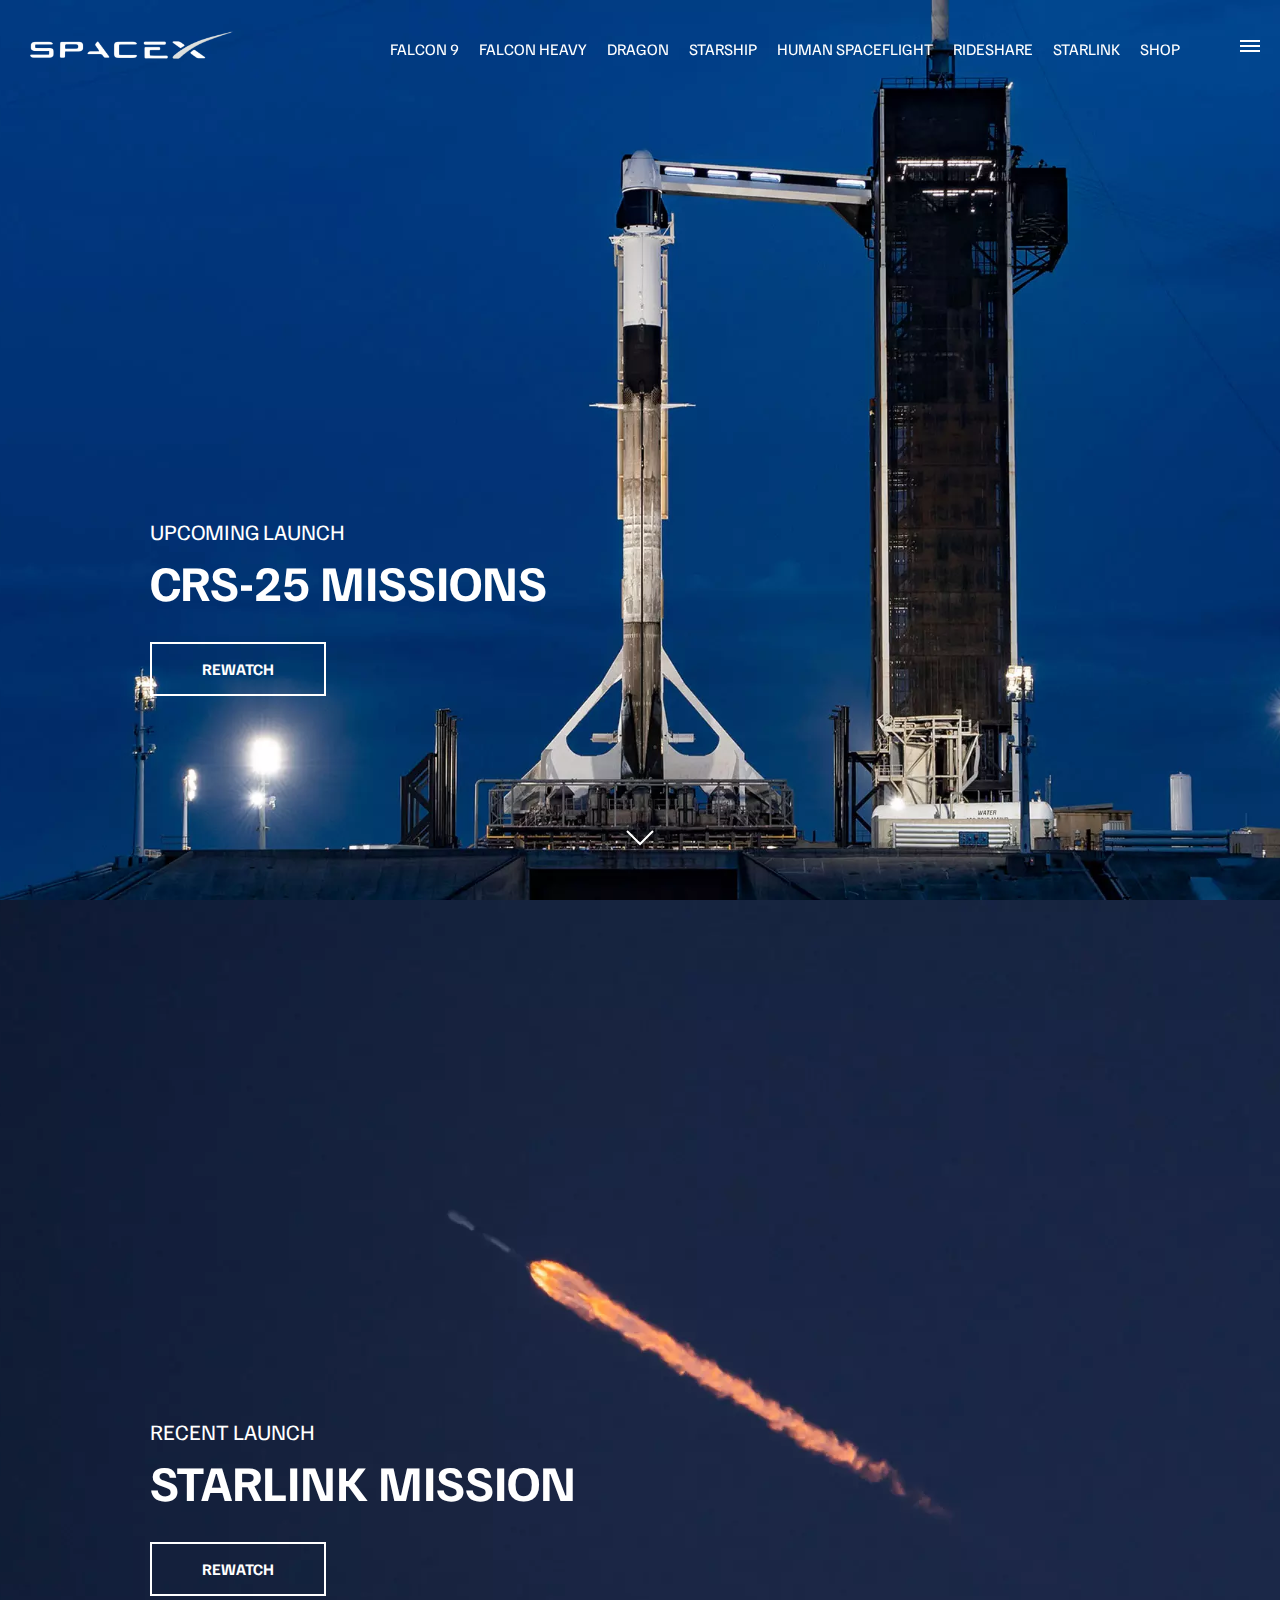
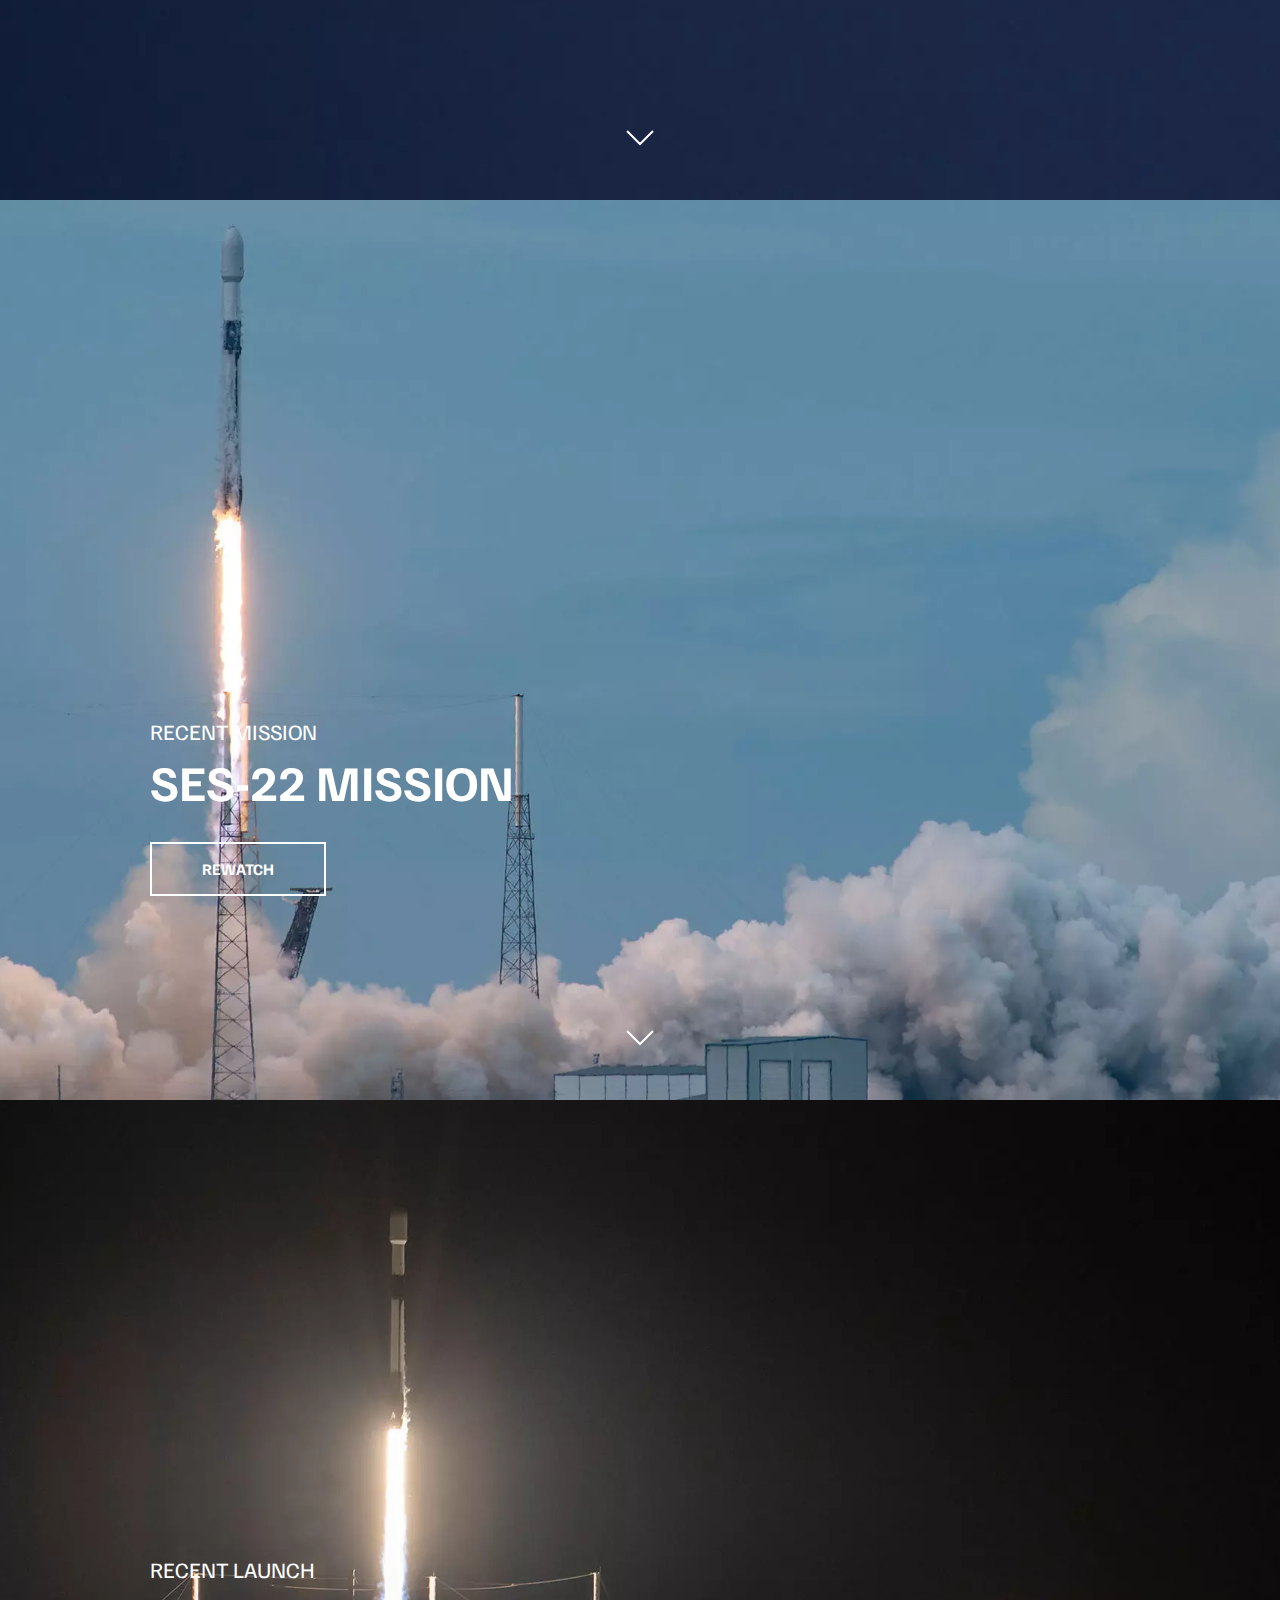
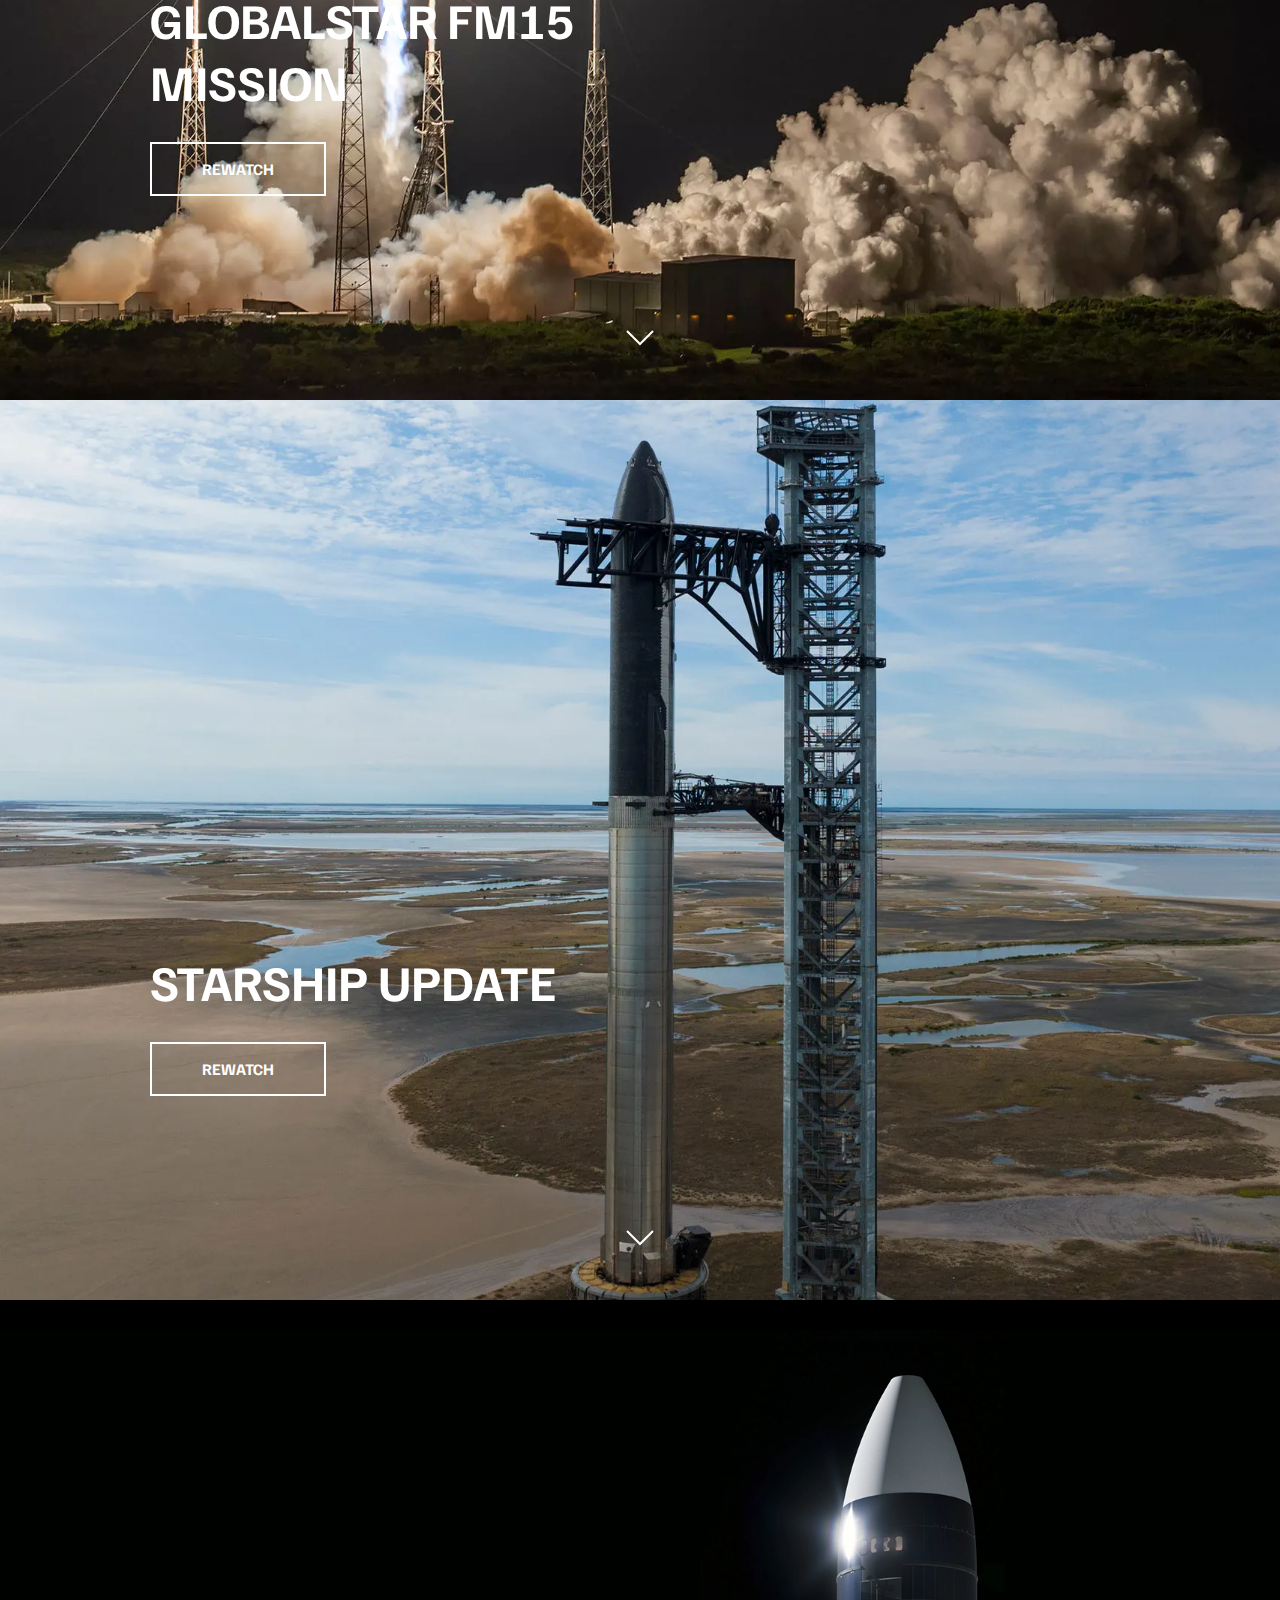
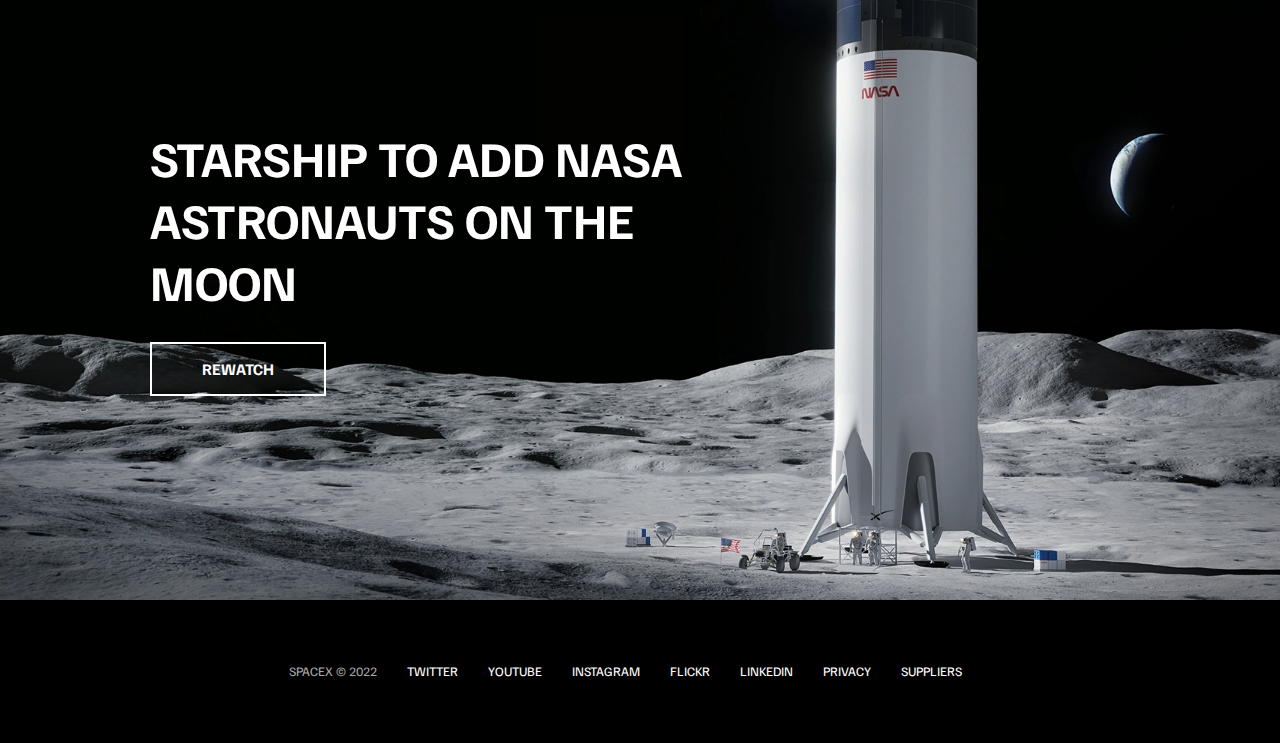
<file: index.html>
<!DOCTYPE html>
<html lang="en">
<head>
    <meta charset="UTF-8">
    <meta http-equiv="X-UA-Compatible" content="IE=edge">
    <meta name="viewport" content="width=device-width, initial-scale=1.0">
    <title>SpaceX</title>
    <link rel="icon" type="image/x-icon" href="./images/favicon.ico">
    <link rel="stylesheet" href="./style.css">
</head>
<body>
    <div id="overlay">
    </div>
    <div id="mobile-menu" class="mobile-main-menu">
        <ul>
            <li><a href="#">Mission</a></li>
            <li><a href="#">Launches</a></li>
            <li><a href="#">Careers</a></li>
            <li><a href="#">Updates</a></li>
            <li><a href="#">Shop</a></li>
    
            <li class="mobile-only"><a href="falcon9.html">Falcon 9</a></li>
            <li class="mobile-only">
              <a href="falcon-heavy.html">Falcon Heavy</a>
            </li>
            <li class="mobile-only"><a href="dragon.html">Dragon</a></li>
            <li class="mobile-only"><a href="#">Starship</a></li>
            <li class="mobile-only"><a href="#">Human Spaceflight</a></li>
            <li class="mobile-only"><a href="#">Rideshare</a></li>
            <li class="mobile-only"><a href="#">Starlink</a></li>
          </ul>
    </div>


    <header class="main-header">
        <div class="logo">
            <a href="index.html">
                <img src="./images/logo.png" alt="spacex">
            </a>
        </div>
        <nav class="desktop-main-menu">
            <ul>
                <li><a href="falcon9.html">Falcon 9</a></li>
                <li><a href="falcon-heavy.html">Falcon Heavy</a></li>
                <li><a href="dragon.html">Dragon</a></li>
                <li><a href="#">Starship</a></li>
                <li><a href="#">Human Spaceflight</a></li>
                <li><a href="#">Rideshare</a></li>
                <li><a href="#">Starlink</a></li>
                <li><a href="#">Shop</a></li>
            </ul>

        </nav>

    </header>
    <!-- hamburger menu  -->
    <button id="menu-btn" class="hamburger" type="button">
        <span class="hamburger-top"></span>
        <span class="hamburger-middle"></span>
        <span class="hamburger-bottom"></span>
      </button>
    <!-- section -A  --> 
<section class="section-a">
    <div class="section-inner">
        <h4>Upcoming launch</h4>
        <h2>CRS-25 Missions</h2>
        <a href="#" class="btn">
            <div class="hover"></div>
            <span>Rewatch</span>
          </a>
    </div>
    <div class="scroll-arrow">
        <svg width="30px" height="20px">
          <path
            stroke="#ffffff"
            fill="none"
            stroke-width="2px"
            d="M2.000,5.000 L15.000,18.000 L28.000,5.000 "
          ></path>
        </svg>
      </div>
</section>

 <!-- Section B -->
 <section class="section-b">
    <div class="section-inner">
      <h4>Recent Launch</h4>
      <h2>Starlink Mission</h2>
      <a href="#" class="btn">
        <div class="hover"></div>
        <span>Rewatch</span>
      </a>
    </div>

    <div class="scroll-arrow">
      <svg width="30px" height="20px">
        <path
          stroke="#ffffff"
          fill="none"
          stroke-width="2px"
          d="M2.000,5.000 L15.000,18.000 L28.000,5.000 "
        ></path>
      </svg>
    </div>
  </section>

   <!-- Section C -->
   <section class="section-c">
    <div class="section-inner">
      <h4>Recent Mission</h4>
      <h2>SES-22 Mission</h2>
      <a href="#" class="btn">
        <div class="hover"></div>
        <span>Rewatch</span>
      </a>
    </div>

    <div class="scroll-arrow">
      <svg width="30px" height="20px">
        <path
          stroke="#ffffff"
          fill="none"
          stroke-width="2px"
          d="M2.000,5.000 L15.000,18.000 L28.000,5.000 "
        ></path>
      </svg>
    </div>
  </section>

  <!-- Section D -->
  <section class="section-d">
    <div class="section-inner">
      <h4>Recent Launch</h4>
      <h2>Globalstar FM15 Mission</h2>
      <a href="#" class="btn">
        <div class="hover"></div>
        <span>Rewatch</span>
      </a>
    </div>

    <div class="scroll-arrow">
      <svg width="30px" height="20px">
        <path
          stroke="#ffffff"
          fill="none"
          stroke-width="2px"
          d="M2.000,5.000 L15.000,18.000 L28.000,5.000 "
        ></path>
      </svg>
    </div>
  </section>

  <!-- Section E -->
  <section class="section-e">
    <div class="section-inner">
      <h2>Starship Update</h2>
      <a href="#" class="btn">
        <div class="hover"></div>
        <span>Rewatch</span>
      </a>
    </div>

    <div class="scroll-arrow">
      <svg width="30px" height="20px">
        <path
          stroke="#ffffff"
          fill="none"
          stroke-width="2px"
          d="M2.000,5.000 L15.000,18.000 L28.000,5.000 "
        ></path>
      </svg>
    </div>
  </section>

  <!-- Section F -->
  <section class="section-f">
    <div class="section-inner">
      <h2>Starship to add NASA astronauts on the moon</h2>
      <a href="#" class="btn">
        <div class="hover"></div>
        <span>Rewatch</span>
      </a>
    </div>
  </section>

  <footer>
    <ul>
        <li>SpaceX &copy; 2022</li>
        <li><a href="#">Twitter</a></li>
        <li><a href="#">YouTube</a></li>
        <li><a href="#">Instagram</a></li>
        <li><a href="#">Flickr</a></li>
        <li><a href="#">LinkedIn</a></li>
        <li><a href="#">Privacy</a></li>
        <li><a href="#">Suppliers</a></li>
      </ul>
</ul>
  </footer>
   
   
   
   
   
   
   
   
    <script src="./script.js"></script>
</body>
</html>
</file>
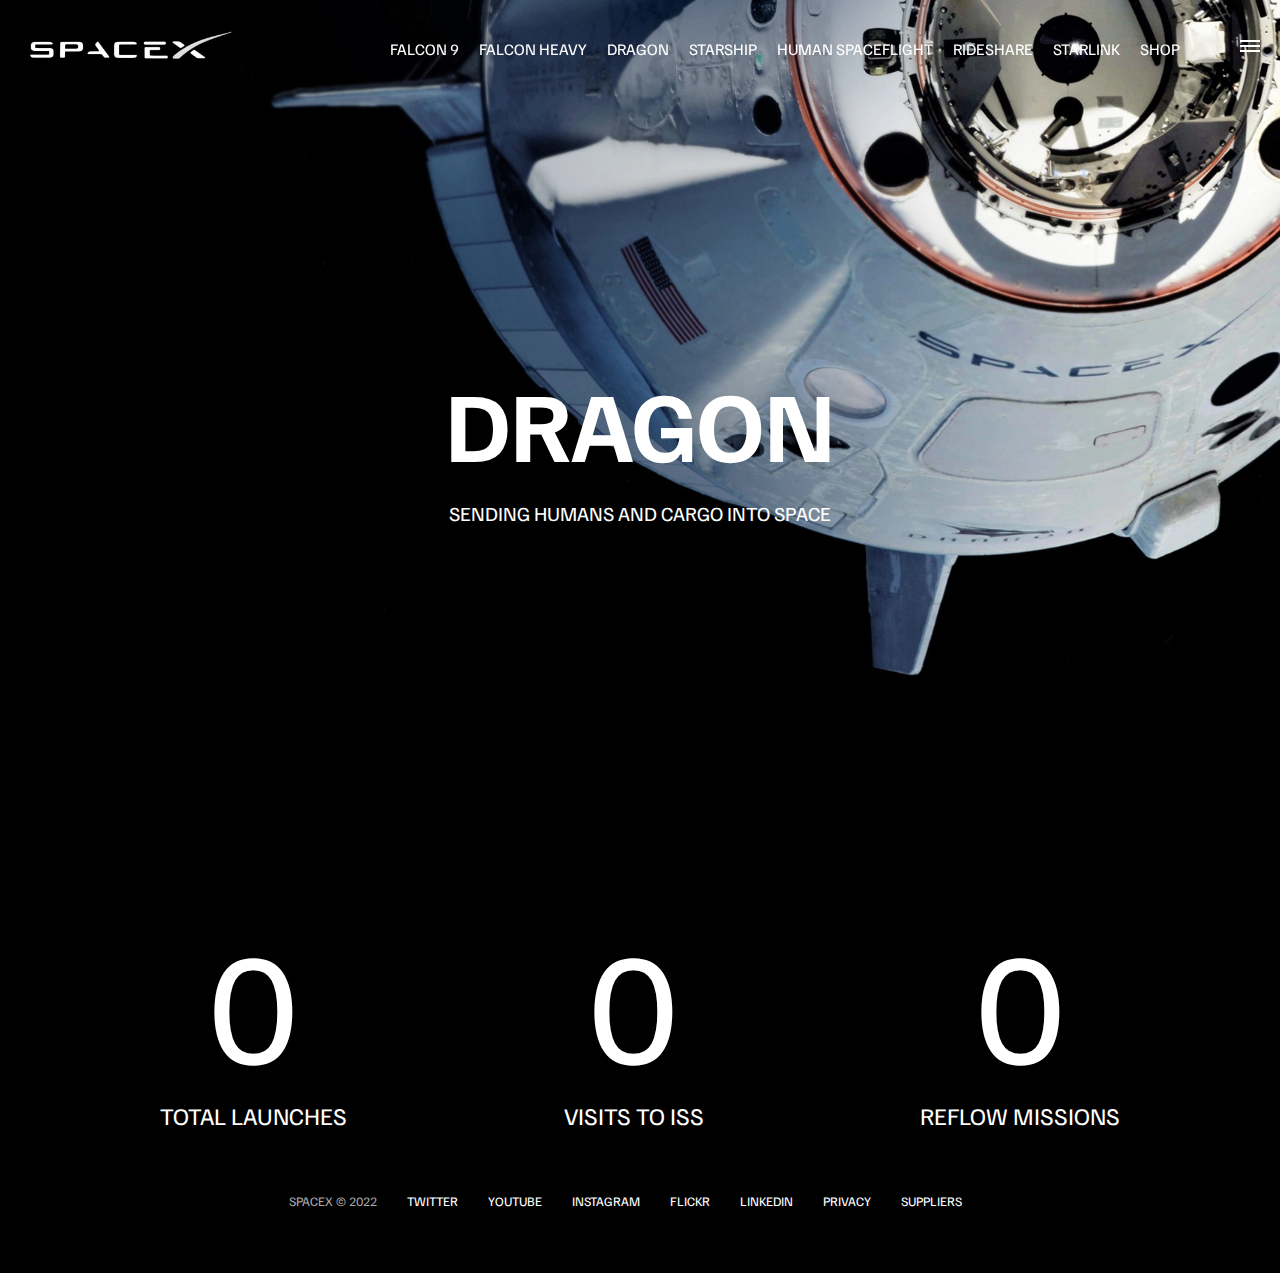
<file: dragon.html>
<!DOCTYPE html>
<html lang="en">
  <head>
    <meta charset="UTF-8" />
    <meta http-equiv="X-UA-Compatible" content="IE=edge" />
    <meta name="viewport" content="width=device-width, initial-scale=1.0" />
    <link rel="stylesheet" href="style.css" />
    <link rel="icon" type="image/x-icon" href="./images/favicon.ico">
  
    <title>SpaceX - Falcon Heavy</title>
  </head>
  <body>
    <div id="overlay"></div>
    <div id="mobile-menu" class="mobile-main-menu">
      <ul>
        <li><a href="#">Mission</a></li>
        <li><a href="#">Launches</a></li>
        <li><a href="#">Careers</a></li>
        <li><a href="#">Updates</a></li>
        <li><a href="#">Shop</a></li>

        <li class="mobile-only"><a href="falcon9.html">Falcon 9</a></li>
        <li class="mobile-only">
          <a href="falcon-heavy.html">Falcon Heavy</a>
        </li>
        <li class="mobile-only"><a href="dragon.html">Dragon</a></li>
        <li class="mobile-only"><a href="#">Starship</a></li>
        <li class="mobile-only"><a href="#">Human Spaceflight</a></li>
        <li class="mobile-only"><a href="#">Rideshare</a></li>
        <li class="mobile-only"><a href="#">Starlink</a></li>
      </ul>
    </div>
    <header class="main-header">
      <div class="logo">
        <a href="index.html">
          <img src="./images/logo.png" alt="SpaceX" />
        </a>
      </div>
      <nav class="desktop-main-menu">
        <ul>
          <li><a href="falcon9.html">Falcon 9</a></li>
          <li><a href="falcon-heavy.html">Falcon Heavy</a></li>
          <li><a href="dragon.html">Dragon</a></li>
          <li><a href="#">Starship</a></li>
          <li><a href="#">Human Spaceflight</a></li>
          <li><a href="#">Rideshare</a></li>
          <li><a href="#">Starlink</a></li>
          <li><a href="#">Shop</a></li>
        </ul>
      </nav>
    </header>

    <!-- Hamburger Menu -->
    <button id="menu-btn" class="hamburger" type="button">
      <span class="hamburger-top"></span>
      <span class="hamburger-middle"></span>
      <span class="hamburger-bottom"></span>
    </button>

    <section class="section-animate bg-dragon"></section>
    <div class="section-inner-center">
      <h3>Dragon</h3>
      <p>Sending humans and cargo into space</p>
    </div>

    <div class="stats">
      <div>
        <span class="counter" data-target="3">0</span>
        <h4>Total Launches</h4>
      </div>
      <div>
        <span class="counter" data-target="31">0</span>
        <h4>Visits to ISS</h4>
      </div>
      <div>
        <span class="counter" data-target="13">0</span>
        <h4>Reflow Missions</h4>
      </div>
    </div>

    <footer>
      <ul>
        <li>SpaceX &copy; 2022</li>
        <li><a href="#">Twitter</a></li>
        <li><a href="#">YouTube</a></li>
        <li><a href="#">Instagram</a></li>
        <li><a href="#">Flickr</a></li>
        <li><a href="#">LinkedIn</a></li>
        <li><a href="#">Privacy</a></li>
        <li><a href="#">Suppliers</a></li>
      </ul>
    </footer>
    <script src="./script.js"></script>
  </body>
</html>
</file>
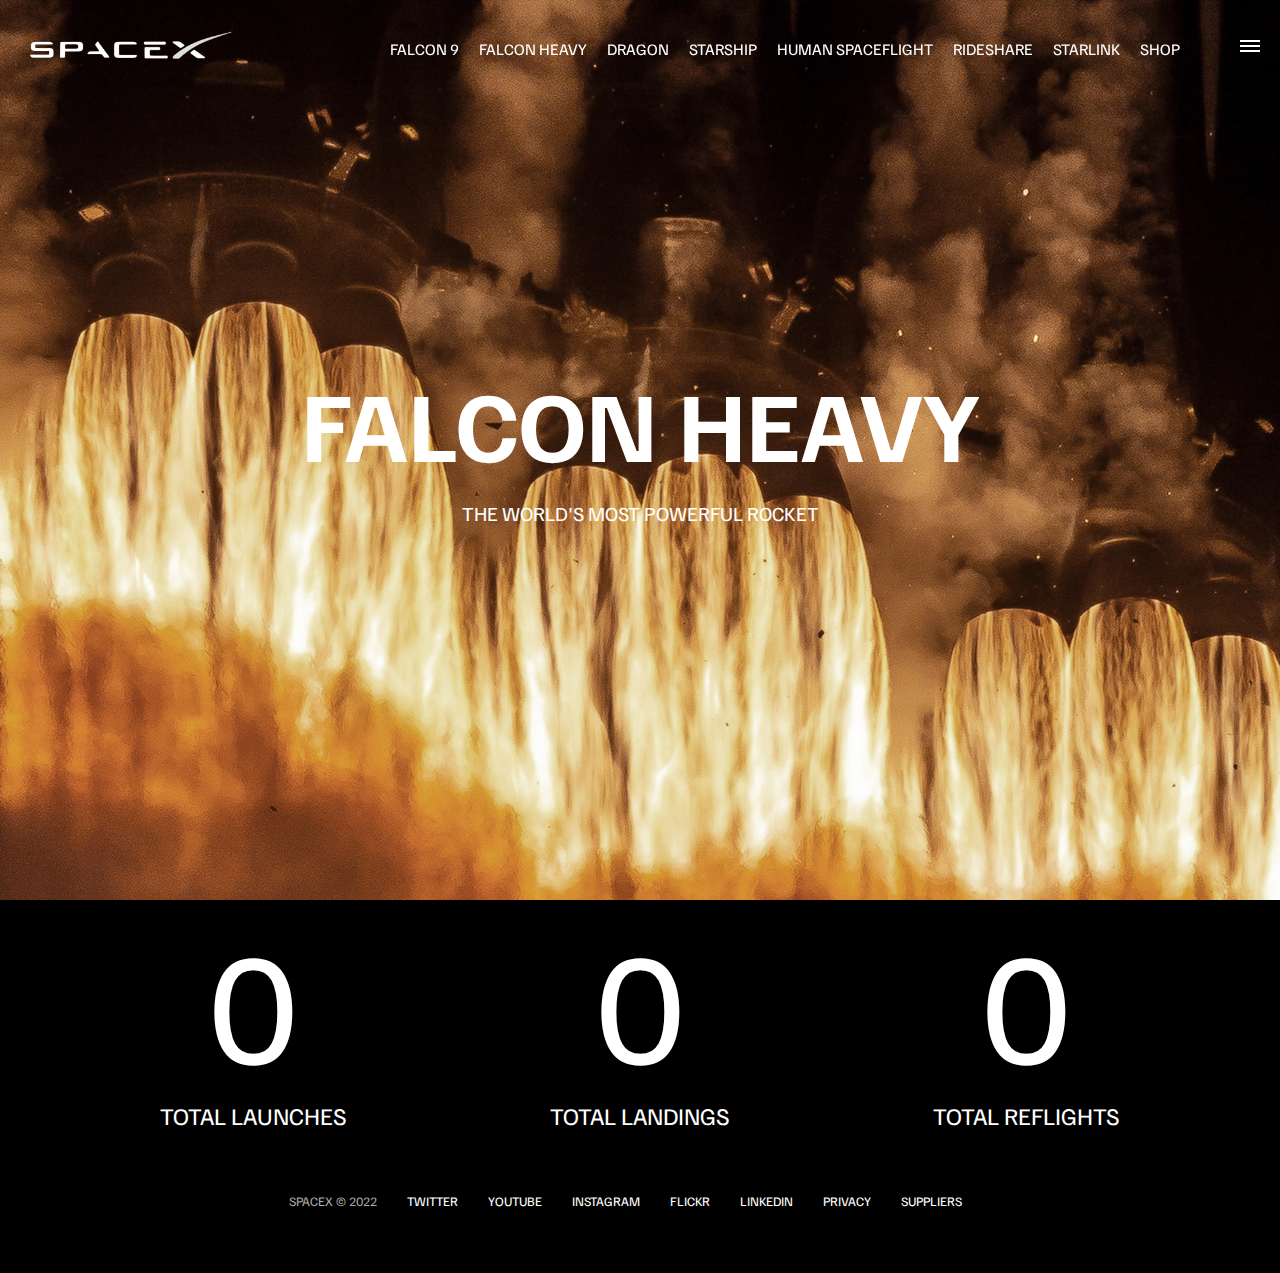
<file: falcon-heavy.html>
<!DOCTYPE html>
<html lang="en">
  <head>
    <meta charset="UTF-8" />
    <meta http-equiv="X-UA-Compatible" content="IE=edge" />
    <meta name="viewport" content="width=device-width, initial-scale=1.0" />
    <link rel="stylesheet" href="style.css" />
    <link rel="icon" type="image/x-icon" href="./images/favicon.ico">
  
    <title>SpaceX - Falcon Heavy</title>
  </head>
  <body>
    <div id="overlay"></div>
    <div id="mobile-menu" class="mobile-main-menu">
      <ul>
        <li><a href="#">Mission</a></li>
        <li><a href="#">Launches</a></li>
        <li><a href="#">Careers</a></li>
        <li><a href="#">Updates</a></li>
        <li><a href="#">Shop</a></li>

        <li class="mobile-only"><a href="falcon9.html">Falcon 9</a></li>
        <li class="mobile-only">
          <a href="falcon-heavy.html">Falcon Heavy</a>
        </li>
        <li class="mobile-only"><a href="dragon.html">Dragon</a></li>
        <li class="mobile-only"><a href="#">Starship</a></li>
        <li class="mobile-only"><a href="#">Human Spaceflight</a></li>
        <li class="mobile-only"><a href="#">Rideshare</a></li>
        <li class="mobile-only"><a href="#">Starlink</a></li>
      </ul>
    </div>
    <header class="main-header">
      <div class="logo">
        <a href="index.html">
          <img src="./images/logo.png" alt="SpaceX" />
        </a>
      </div>
      <nav class="desktop-main-menu">
        <ul>
          <li><a href="falcon9.html">Falcon 9</a></li>
          <li><a href="falcon-heavy.html">Falcon Heavy</a></li>
          <li><a href="dragon.html">Dragon</a></li>
          <li><a href="#">Starship</a></li>
          <li><a href="#">Human Spaceflight</a></li>
          <li><a href="#">Rideshare</a></li>
          <li><a href="#">Starlink</a></li>
          <li><a href="#">Shop</a></li>
        </ul>
      </nav>
    </header>

    <!-- Hamburger Menu -->
    <button id="menu-btn" class="hamburger" type="button">
      <span class="hamburger-top"></span>
      <span class="hamburger-middle"></span>
      <span class="hamburger-bottom"></span>
    </button>

    <section class="section-animate bg-falcon-heavy"></section>
    <div class="section-inner-center">
      <h3>Falcon Heavy</h3>
      <p>The world's most powerful rocket</p>
    </div>

    <div class="stats">
      <div>
        <span class="counter" data-target="3">0</span>
        <h4>Total Launches</h4>
      </div>
      <div>
        <span class="counter" data-target="7">0</span>
        <h4>Total Landings</h4>
      </div>
      <div>
        <span class="counter" data-target="4">0</span>
        <h4>Total Reflights</h4>
      </div>
    </div>

    <footer>
      <ul>
        <li>SpaceX &copy; 2022</li>
        <li><a href="#">Twitter</a></li>
        <li><a href="#">YouTube</a></li>
        <li><a href="#">Instagram</a></li>
        <li><a href="#">Flickr</a></li>
        <li><a href="#">LinkedIn</a></li>
        <li><a href="#">Privacy</a></li>
        <li><a href="#">Suppliers</a></li>
      </ul>
    </footer>
    <script src="./script.js"></script>
  </body>
</html>
</file>
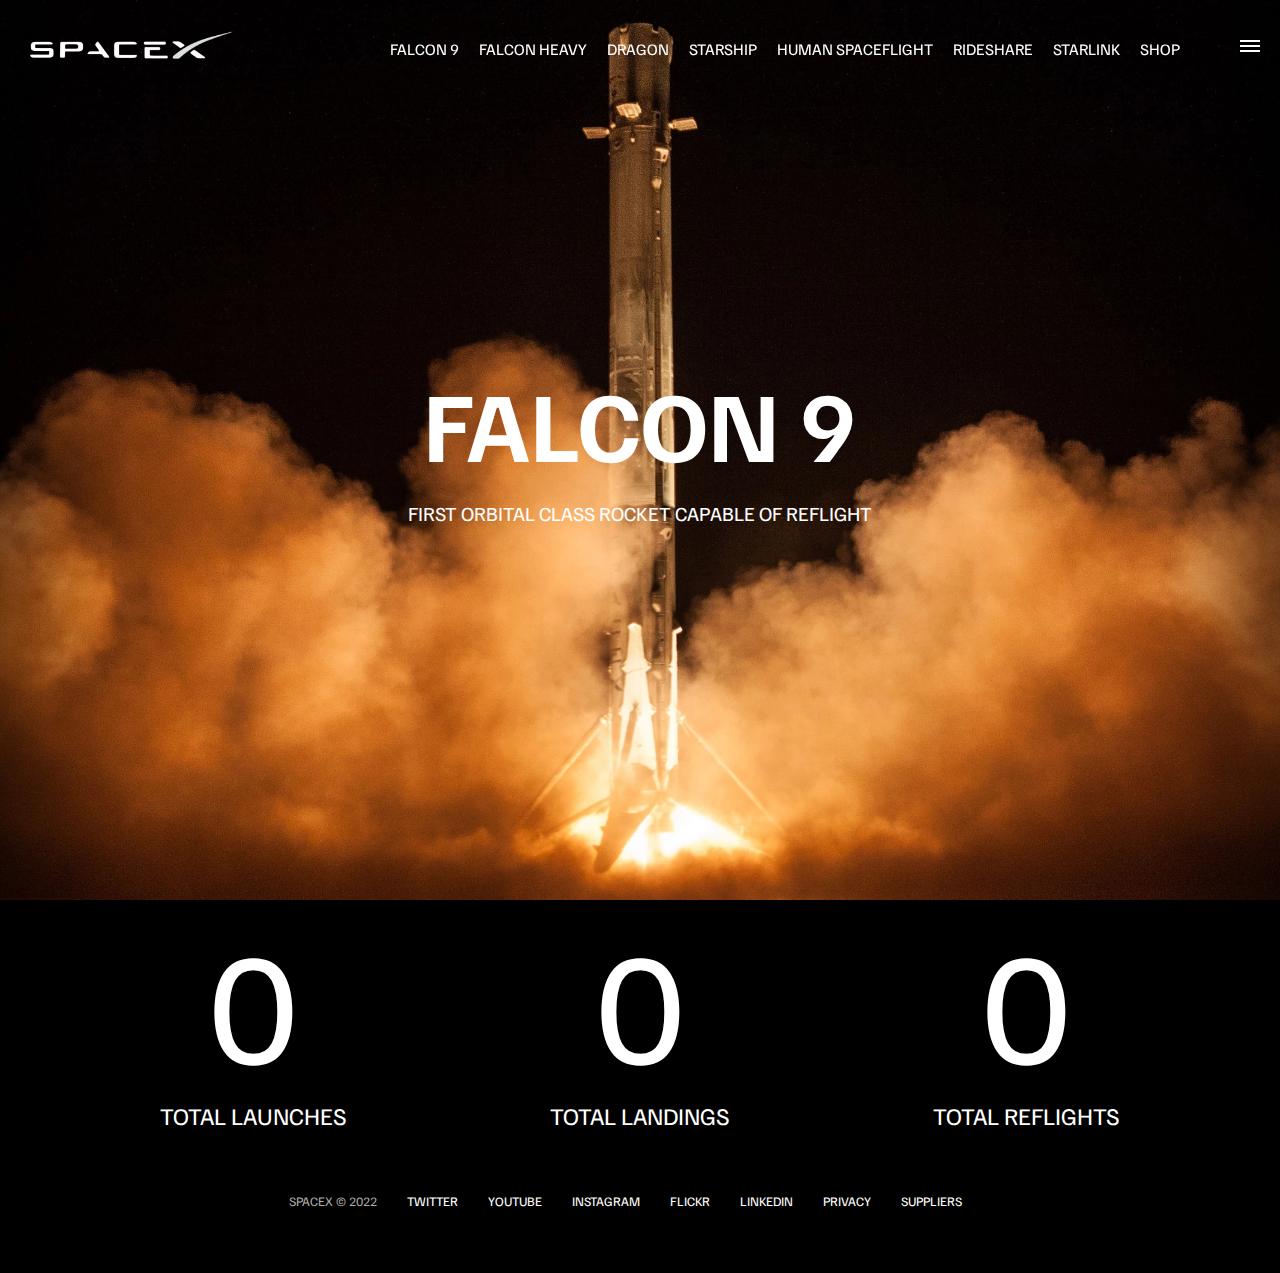
<file: falcon9.html>
<!DOCTYPE html>
<html lang="en">
  <head>
    <meta charset="UTF-8" />
    <meta http-equiv="X-UA-Compatible" content="IE=edge" />
    <meta name="viewport" content="width=device-width, initial-scale=1.0" />
    <link rel="stylesheet" href="style.css" />
    <link rel="icon" type="image/x-icon" href="./images/favicon.ico">
  
    <title>SpaceX - Falcon 9</title>
  </head>
  <body>
    <div id="overlay"></div>
    <div id="mobile-menu" class="mobile-main-menu">
      <ul>
        <li><a href="#">Mission</a></li>
        <li><a href="#">Launches</a></li>
        <li><a href="#">Careers</a></li>
        <li><a href="#">Updates</a></li>
        <li><a href="#">Shop</a></li>

        <li class="mobile-only"><a href="falcon9.html">Falcon 9</a></li>
        <li class="mobile-only">
          <a href="falcon-heavy.html">Falcon Heavy</a>
        </li>
        <li class="mobile-only"><a href="dragon.html">Dragon</a></li>
        <li class="mobile-only"><a href="#">Starship</a></li>
        <li class="mobile-only"><a href="#">Human Spaceflight</a></li>
        <li class="mobile-only"><a href="#">Rideshare</a></li>
        <li class="mobile-only"><a href="#">Starlink</a></li>
      </ul>
    </div>
    <header class="main-header">
      <div class="logo">
        <a href="index.html">
          <img src="./images/logo.png" alt="SpaceX" />
        </a>
      </div>
      <nav class="desktop-main-menu">
        <ul>
          <li><a href="falcon9.html">Falcon 9</a></li>
          <li><a href="falcon-heavy.html">Falcon Heavy</a></li>
          <li><a href="dragon.html">Dragon</a></li>
          <li><a href="#">Starship</a></li>
          <li><a href="#">Human Spaceflight</a></li>
          <li><a href="#">Rideshare</a></li>
          <li><a href="#">Starlink</a></li>
          <li><a href="#">Shop</a></li>
        </ul>
      </nav>
    </header>

    <!-- Hamburger Menu -->
    <button id="menu-btn" class="hamburger" type="button">
      <span class="hamburger-top"></span>
      <span class="hamburger-middle"></span>
      <span class="hamburger-bottom"></span>
    </button>

    <section class="section-animate bg-falcon-9"></section>
    <div class="section-inner-center">
      <h3>Falcon 9</h3>
      <p>First orbital class rocket capable of reflight</p>
    </div>

    <div class="stats">
      <div>
        <span class="counter" data-target="3">0</span>
        <h4>Total Launches</h4>
      </div>
      <div>
        <span class="counter" data-target="7">0</span>
        <h4>Total Landings</h4>
      </div>
      <div>
        <span class="counter" data-target="4">0</span>
        <h4>Total Reflights</h4>
      </div>
    </div>

    <footer>
      <ul>
        <li>SpaceX &copy; 2022</li>
        <li><a href="#">Twitter</a></li>
        <li><a href="#">YouTube</a></li>
        <li><a href="#">Instagram</a></li>
        <li><a href="#">Flickr</a></li>
        <li><a href="#">LinkedIn</a></li>
        <li><a href="#">Privacy</a></li>
        <li><a href="#">Suppliers</a></li>
      </ul>
    </footer>
    <script src="./script.js"></script>
  </body>
</html>
</file>
<file: style.css>
@import url('https://fonts.googleapis.com/css2?family=Familjen+Grotesk:wght@400;600;700&display=swap');

*,
*::before,
*::after {
  margin: 0;
  padding: 0;
  box-sizing: border-box;
}

body {
  font-family: 'Familjen Grotesk', sans-serif;
  background: #000;
  color: #fff;
}
a
{
    text-decoration: none;
    color: #fff;
}
ul 
{
    list-style: none;
}
 /* HEADER/NAVBAR */
 .main-header
 {
    position: fixed;
    top: 0;
    left: 0;
    z-index: 3;
    width: 100%;
    text-transform: uppercase;
    display: flex;
    justify-content: space-between;
    align-items: center;
    padding: 0 30px;
    height: 100px;
 }
 /* LOGO  */
.logo
{
    width: 210px;
    height: auto;
}
.logo img{
    width: 100%;
    display: block;
    height: auto;
}
/* desktop menu  */
.desktop-main-menu
{
    margin-right: 50px;
    
}

.desktop-main-menu ul{
    display: flex;
}
.desktop-main-menu ul li{
    position: relative;
    margin-right: 20px;
    padding-bottom: 2px;
}
/* menu item bottom border */
.desktop-main-menu ul li a::after
{
    content: '';
    position: absolute;
    bottom: 0;
    left: 0;
    width: 100%;
    height: 1px;
    background-color: #fff;
    transform: scaleX(0);
    transition: transform 0.6s cubic-bezier(0.19,1,0.22);
    transform-origin: right center;
}
.desktop-main-menu ul li a:hover::after
{
    transform: scaleX(1);
    transform-origin: left center;
    transition-duration: 0.4s;
}
section
{
    position: relative;
    text-transform: uppercase;
    height: 100vh;
    background-position: center;
    background-repeat: no-repeat;
    background-size: cover;

}

.section-inner
{
    position: absolute;
    bottom: 200px;
    left: 150px;
    max-width: 560px;

}
.section-inner h4{
    font-size: 22px;
    margin-bottom: 5px;
    font-weight: 300;
    animation: fadeInUp 0.5s ease-in-out;
    animation-fill-mode: both;
}
.section-inner h2{
    font-size: 50px;
    font-weight: 700;
    margin-bottom: 20px;
    animation: fadeInUp 0.5s ease-in-out 0.2s; 
    animation-fill-mode: both;
}
.section-inner a{
    animation: fadeInUp 0.5s ease-in-out 0.4s; 
    animation-fill-mode: both;
}

/* Background images  */
.section-a
{
    background-image: url('./images/section-a.webp');
}
.section-b
{
    background-image: url('./images/section-b.webp');
}
.section-c
{
    background-image: url('./images/section-c.webp');
}
.section-d
{
    background-image: url('./images/section-d.webp');
}
.section-e
{
    background-image: url('./images/section-e.webp');
}
.section-f
{
    background-image: url('./images/section-f.webp');
}
.btn {
    position: relative;
    display: inline-block;
    cursor: pointer;
    text-align: center;
    min-width: 130px;
    padding: 15px 50px;
    margin-top: 10px;
    border: 2px solid #fff;
    text-transform: uppercase;
    font-weight: bold;
    overflow: hidden;
    z-index: 2;
    
  }
  
  .btn:hover span {
    color: #000;
  }
  
  .btn .hover {
    position: absolute;
    top: 0;
    left: 0;
    width: 100%;
    height: 100%;
    background-color: #fff;
    color: #000;
    z-index: -1;
    transform: translateY(100%);
    transition: transform 0.6s cubic-bezier(0.19, 1, 0.22, 1);
  }
  .btn:hover .hover{
    transform: translateY(0);
  }
/* FOOTER  */
footer
{
    position: relative;
    padding: 55px 0;

}
footer ul{
    display: flex;
    justify-content: center;
    align-items: center;
    flex-wrap: wrap;


}
footer ul li{
    margin-right: 30px;
    color: #aaa;
    text-transform: uppercase;
    font-size: 13px;
    line-height: 2.5;

}
footer ul li a{
    color: #fff;
    transition: color 0.6s;
}
footer ul li a:hover{
    color: #aaa;
}

/* hamburger menu  */
.hamburger
{
    position: fixed;
    top: 40px;
    right: 20px;
    z-index: 10;
    cursor: pointer;
    width: 20px;
    height: 20px;
    background: none;
    border: none;
}
.hamburger-top,
.hamburger-middle,
.hamburger-bottom
{
    position: absolute;
    width: 20px;
    height: 2px;
    top: 0;
    left: 0;
    background: #fff;
    transition: all .5s;

}
.hamburger-middle {
    transform: translateY(5px);
  }
  
  .hamburger-bottom {
    transform: translateY(10px);
  }
  /* transition hamburger to x when open  */
  .open{
    transform: rotate(90deg);
  }
  .open .hamburger-top
  {
    transform: rotate(45deg) translateY(6px) translateX(6px);
  }
  .open .hamburger-middle {
    display: none;
  }
  .open .hamburger-bottom
  {
    transform: rotate(-45deg) translateY(6px) translateX(-6px);
  }
  /* overlay  */
  .overlay-show
  {
    position: fixed;
    top: 0;
    left: 0;
    width: 100%;
    height: 100%;
    background-color: rgba(0,0,0,0.5);
    z-index: 3;
  }
  /* stop body scroll  */
.stop-scrolling
{
    overflow: hidden;
}
/* hide mobile main menu  */
.mobile-only
{
    display: none;
}
/* mobile menu  */
.mobile-main-menu
{
    position: fixed;
    top: 0;
    right: 0;
    width: 350px;
    height: 100%;
    z-index: 4;
    background-color: #000;

    display: flex;
    align-items: center;
    justify-content: center;
    transform: translateX(100%);
    transition: transform 0.6s cubic-bezier(0.19,1,0.22,1);
}
/* bring menu from right */
.show-menu
{
    transform: translateX(0);
}
.mobile-main-menu ul 
{
    display: flex;
    flex-direction: column;
    align-items: end;
    justify-content: center;
    padding: 50px;
    width: 100%;
}
.mobile-main-menu ul li{
    margin-bottom: 20px;
    font-size: 18px;
    text-transform: uppercase;
    border-bottom: 1px #555 dotted;
    text-align: right;
    padding-bottom: 8px;
}
.mobile-main-menu ul li a
{
    color: #fff;
    transition: color 0.6s;
}
.mobile-main-menu ul li a:hover{
color: #aaa;

}
/* inner pages  */
.bg-falcon-9
{
    background-image: url('./images/falcon-9.webp');
}
.bg-falcon-heavy
{
    background-image: url('./images/falcon-heavy.webp');
}
.bg-dragon
{
    background-image: url('./images/dragon.webp');
}
.section-animate
{
animation: fadeIn 2s ease-in-out;
}
.section-inner-center
{
position: absolute;
top: 50%;
left: 50%;
transform: translate(-50%,-50%);
text-transform: uppercase;
text-align: center;
width: 80%;

}
.section-inner-center h3{
    font-size: 100px;
    margin-bottom: 15px;
    animation: fadeInUp 0.5s ease-in-out;
    animation-fill-mode: both;
}
.section-inner-center p{
    font-size: 20px;
    margin-bottom: 15px;
    animation: fadeInUp 0.2s ease-in-out;
    animation-fill-mode: both;
}
/* stats  */
.stats
{
    max-width: 960px;
    margin: 0 auto;
    display: flex;
    align-items: center;
    justify-content: space-between;
    text-align: center;
    text-transform: uppercase;

}
.stats div span
{
font-size: 160px;
}
.stats div h4
{
font-size: 24px;
font-weight: 300;
}

  /* animations  */
  @keyframes fadeInUp {
    0%
    {
opacity: 0;
transform: translateY(140px);
    }
    100%
    {
opacity: 1;
transform: translateY(0);
    }
    
  }
  @keyframes fadeIn {
    0% {
      opacity: 0;
    }
  
    100% {
      opacity: 1;
    }
  }
  
  @keyframes fadeBounce {
    0%,
    20%,
    50%,
    80%,
    100%{
        opacity: 0;
        transform: translateY(-20px);
    }
    40%
    {
        opacity: 1;
        transform: translateY(0);
    }
    
  }
  .scroll-arrow
  {
    position: absolute;
    bottom: 50px;
    left: 50%;
    transform: translateX(-50%);
    animation: fadeBounce 2s infinite;
  }

/* media queries  */
@media (max-width:960px)
{
    /* hide desktop menu  */
    .desktop-main-menu
    {
        display: none;

    }
    /* show main mobile menu  */
    .mobile-only
    {
display: block;
    }
   
}
  @media (max-width:600px) {
    .section-inner
    {
        bottom: 75px;
        left: 20px;
    }
    .section-inner h2{
        font-size: 40px;
    }
    footer ul li:first-child
    {
      position: absolute;
      top: 30px;
      left: 50%;
      transform: translateY(-50%);
    }
    footer ul li {
margin-right: 15px;
    }
    .logo{
        width: 150px;
        margin: auto;
    }
    .section-inner-center{
        width: 80%;
           }
    .section-inner-center h3{
        font-size: 50px;
           }
           /* stats  */
           .stats{
            flex-direction: column;
           }
           .stats div 
           {
            margin-bottom: 20px;
           }
  }
</file>
